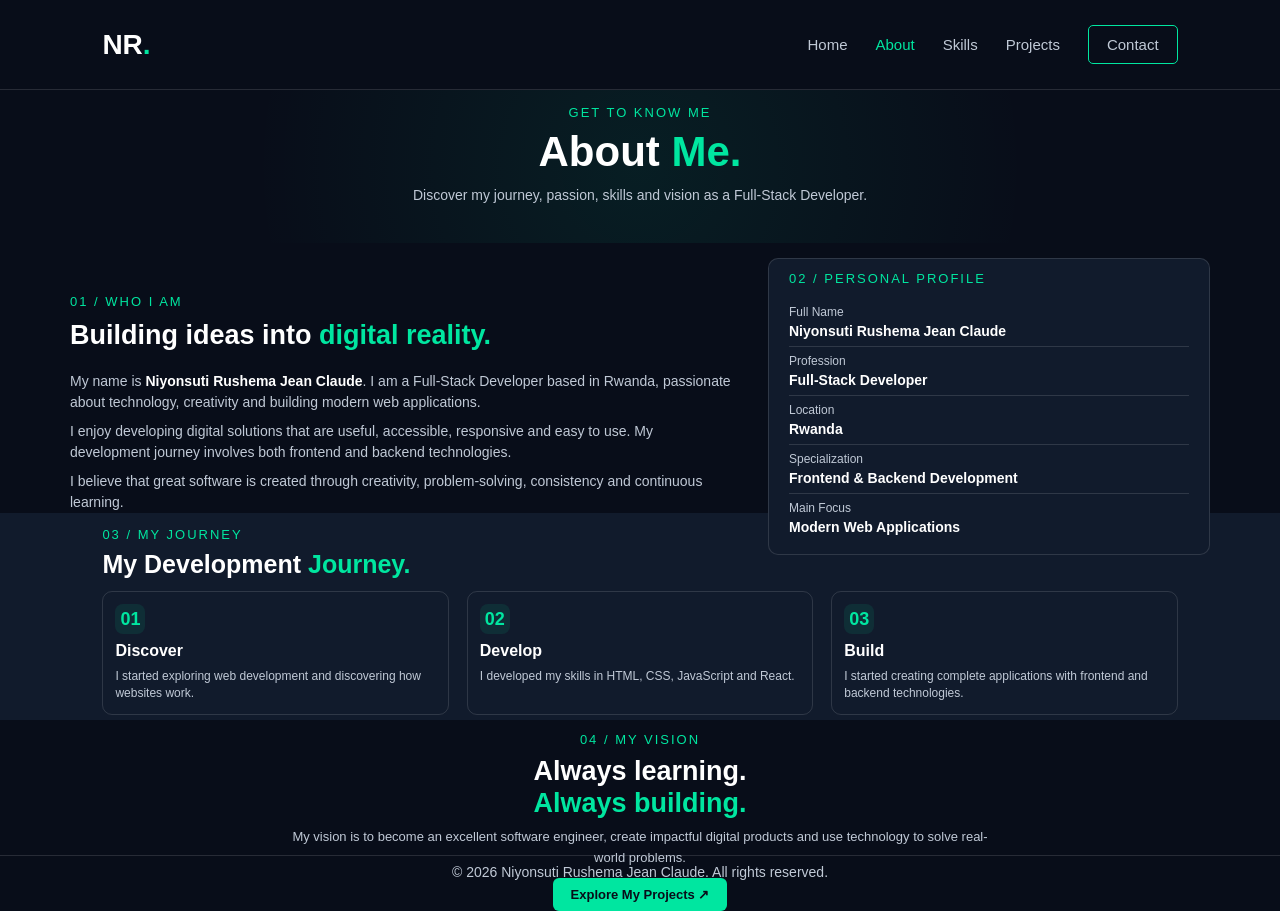
<file: About/index.html>
<!DOCTYPE html>
<html lang="en">
<head>
    <meta charset="UTF-8">
    <meta name="viewport" content="width=device-width, initial-scale=1.0">
    <title>About Me | NR Portfolio</title>
    <link rel="stylesheet" href="style.css">
</head>
<body>

    <header class="navbar">
        <a href="index.html" class="logo">NR<span>.</span></a>

        <nav>
            <a href="index.html">Home</a>
            <a href="about.html" class="active">About</a>
            <a href="index.html#skills">Skills</a>
            <a href="index.html#projects">Projects</a>
            <a href="index.html#contact" class="contact-link">Contact</a>
        </nav>
    </header>

    <main>

        <section class="about-hero">

            <p class="section-label">GET TO KNOW ME</p>

            <h1>About <span>Me.</span></h1>

            <p class="intro">
                Discover my journey, passion, skills and vision
                as a Full-Stack Developer.
            </p>

        </section>

        <section class="about-content">

            <div class="about-main">

                <div class="about-heading">
                    <span class="number">01 / WHO I AM</span>
                    <h2>Building ideas into <span>digital reality.</span></h2>
                </div>

                <p>
                    My name is <strong>Niyonsuti Rushema Jean Claude</strong>.
                    I am a Full-Stack Developer based in Rwanda,
                    passionate about technology, creativity and
                    building modern web applications.
                </p>

                <p>
                    I enjoy developing digital solutions that are
                    useful, accessible, responsive and easy to use.
                    My development journey involves both frontend
                    and backend technologies.
                </p>

                <p>
                    I believe that great software is created through
                    creativity, problem-solving, consistency and
                    continuous learning.
                </p>

            </div>

            <div class="about-details">

                <span class="number">02 / PERSONAL PROFILE</span>

                <div class="detail">
                    <span>Full Name</span>
                    <strong>Niyonsuti Rushema Jean Claude</strong>
                </div>

                <div class="detail">
                    <span>Profession</span>
                    <strong>Full-Stack Developer</strong>
                </div>

                <div class="detail">
                    <span>Location</span>
                    <strong>Rwanda</strong>
                </div>

                <div class="detail">
                    <span>Specialization</span>
                    <strong>Frontend & Backend Development</strong>
                </div>

                <div class="detail">
                    <span>Main Focus</span>
                    <strong>Modern Web Applications</strong>
                </div>

            </div>

        </section>

        <section class="journey">

            <span class="number">03 / MY JOURNEY</span>

            <h2>My Development <span>Journey.</span></h2>

            <div class="journey-grid">

                <article>
                    <span class="journey-icon">01</span>
                    <h3>Discover</h3>
                    <p>
                        I started exploring web development
                        and discovering how websites work.
                    </p>
                </article>

                <article>
                    <span class="journey-icon">02</span>
                    <h3>Develop</h3>
                    <p>
                        I developed my skills in HTML, CSS,
                        JavaScript and React.
                    </p>
                </article>

                <article>
                    <span class="journey-icon">03</span>
                    <h3>Build</h3>
                    <p>
                        I started creating complete applications
                        with frontend and backend technologies.
                    </p>
                </article>

            </div>

        </section>

        <section class="vision">

            <span class="number">04 / MY VISION</span>

            <h2>Always learning.<br><span>Always building.</span></h2>

            <p>
                My vision is to become an excellent software
                engineer, create impactful digital products
                and use technology to solve real-world problems.
            </p>

            <a href="index.html#projects" class="btn">
                Explore My Projects ↗
            </a>

        </section>

    </main>

    <footer>
        <p>© 2026 Niyonsuti Rushema Jean Claude. All rights reserved.</p>
    </footer>

</body>
</html>
</file>
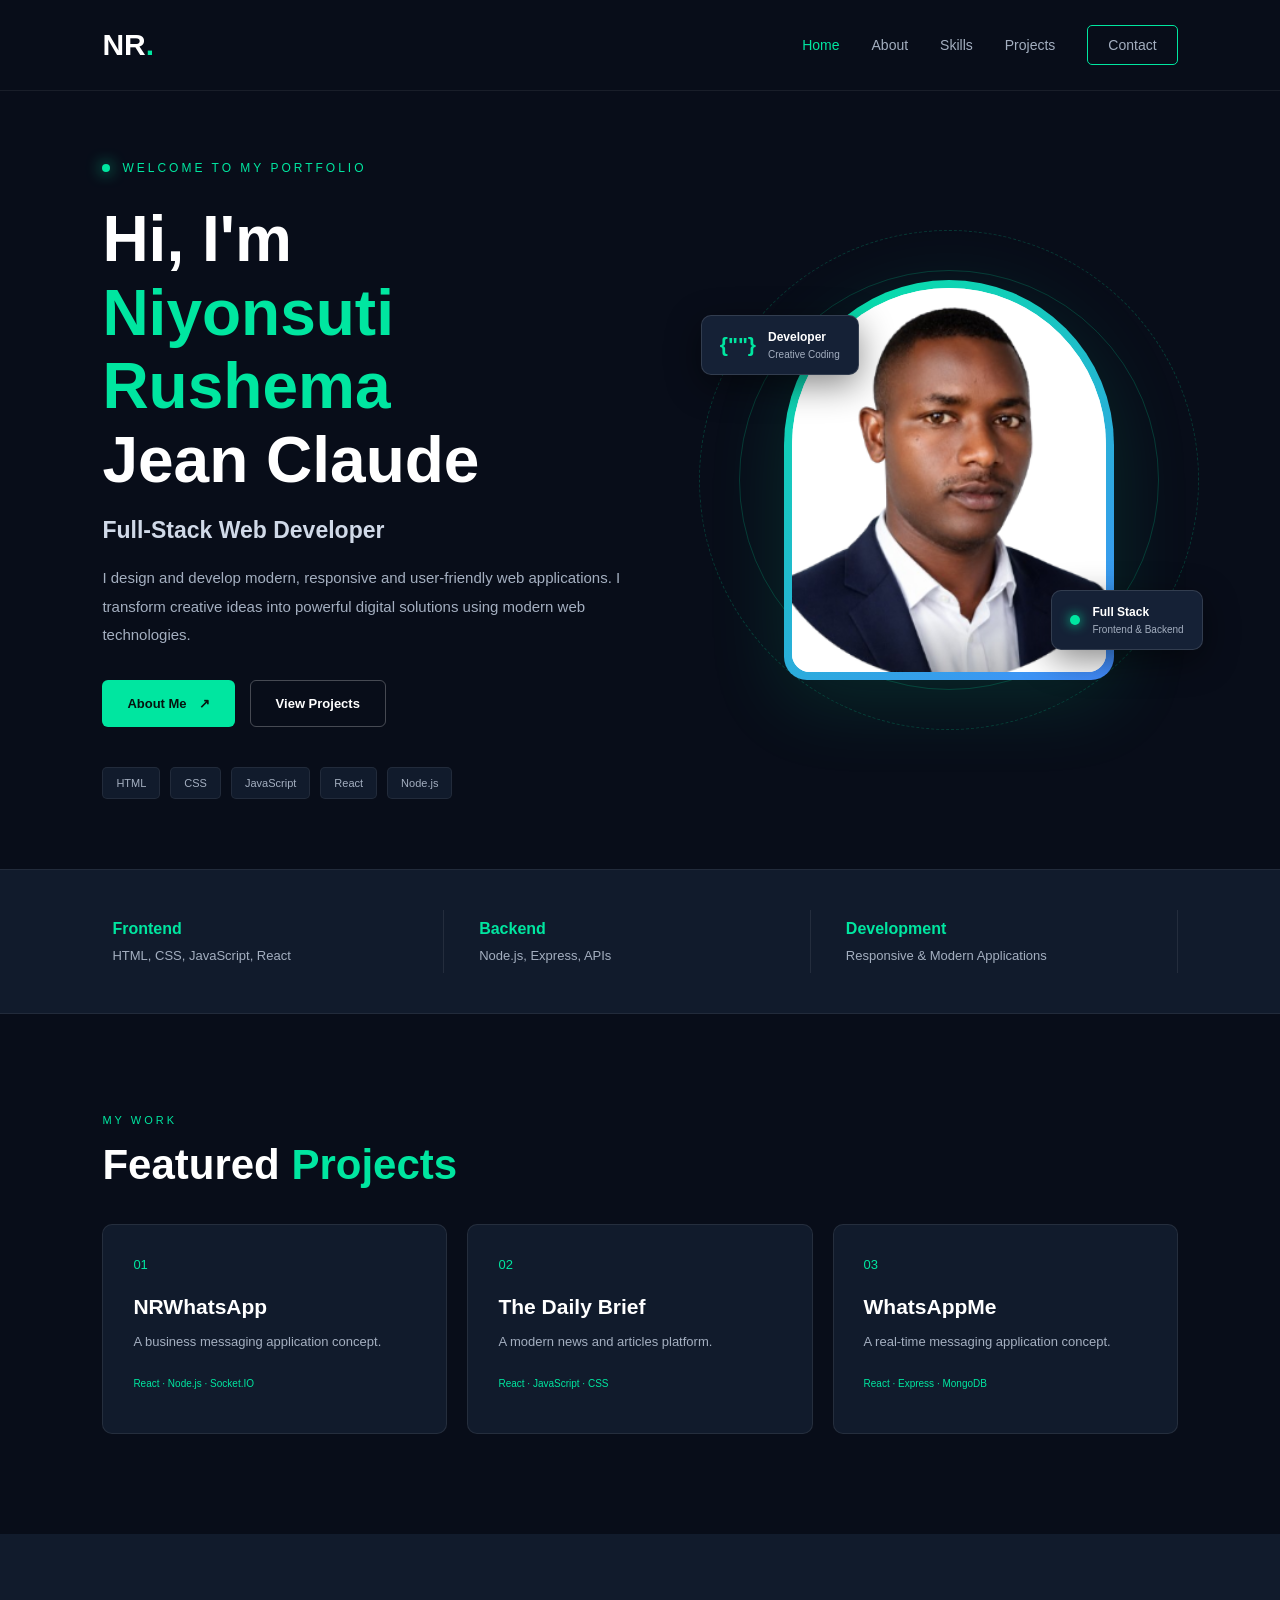
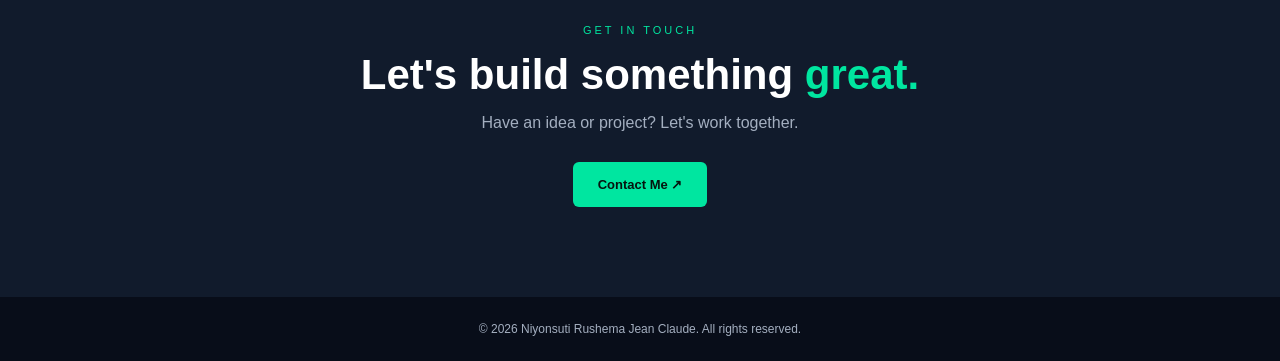
<file: Home/index.html>
<!DOCTYPE html>
<html lang="en">
<head>
    <meta charset="UTF-8">
    <meta name="viewport" content="width=device-width, initial-scale=1.0">
    <title>NR | Full Stack Developer</title>
    <link rel="stylesheet" href="style.css">
</head>
<body>

    <header class="navbar">
        <a href="index.html" class="logo">NR<span>.</span></a>

        <nav>
            <a href="index.html" class="active">Home</a>
            <a href="about.html">About</a>
            <a href="#skills">Skills</a>
            <a href="#projects">Projects</a>
            <a href="#contact" class="contact-link">Contact</a>
        </nav>
    </header>

    <main>
        <section class="hero">

            <div class="hero-text">

                <p class="welcome">
                    <span></span> WELCOME TO MY PORTFOLIO
                </p>

                <h1>
                    Hi, I'm
                    <span>Niyonsuti Rushema</span>
                    Jean Claude
                </h1>

                <h2>Full-Stack Web Developer</h2>

                <p class="description">
                    I design and develop modern, responsive and
                    user-friendly web applications. I transform
                    creative ideas into powerful digital solutions
                    using modern web technologies.
                </p>

                <div class="hero-buttons">
                    <a href="about.html" class="btn primary">
                        About Me <span>↗</span>
                    </a>

                    <a href="#projects" class="btn secondary">
                        View Projects
                    </a>
                </div>

                <div class="hero-skills">
                    <span>HTML</span>
                    <span>CSS</span>
                    <span>JavaScript</span>
                    <span>React</span>
                    <span>Node.js</span>
                </div>

            </div>

            <div class="hero-visual">

                <div class="circle circle-one"></div>
                <div class="circle circle-two"></div>

                <div class="profile-card">
                    <img
                        src="../image/wacu.png"
                        alt="Niyonsuti Rushema Jean Claude"
                    >
                </div>

                <div class="floating-card top-card">
                    <span class="icon">{"</>"}</span>
                    <div>
                        <strong>Developer</strong>
                        <small>Creative Coding</small>
                    </div>
                </div>

                <div class="floating-card bottom-card">
                    <span class="online"></span>
                    <div>
                        <strong>Full Stack</strong>
                        <small>Frontend & Backend</small>
                    </div>
                </div>

            </div>

        </section>

        <section class="quick-info" id="skills">
            <div>
                <h3>Frontend</h3>
                <p>HTML, CSS, JavaScript, React</p>
            </div>

            <div>
                <h3>Backend</h3>
                <p>Node.js, Express, APIs</p>
            </div>

            <div>
                <h3>Development</h3>
                <p>Responsive & Modern Applications</p>
            </div>
        </section>

        <section class="projects" id="projects">
            <p class="section-label">MY WORK</p>
            <h2>Featured <span>Projects</span></h2>

            <div class="project-grid">
                <article class="project-card">
                    <span>01</span>
                    <h3>NRWhatsApp</h3>
                    <p>A business messaging application concept.</p>
                    <small>React · Node.js · Socket.IO</small>
                </article>

                <article class="project-card">
                    <span>02</span>
                    <h3>The Daily Brief</h3>
                    <p>A modern news and articles platform.</p>
                    <small>React · JavaScript · CSS</small>
                </article>

                <article class="project-card">
                    <span>03</span>
                    <h3>WhatsAppMe</h3>
                    <p>A real-time messaging application concept.</p>
                    <small>React · Express · MongoDB</small>
                </article>
            </div>
        </section>

        <section class="contact" id="contact">
            <p class="section-label">GET IN TOUCH</p>
            <h2>Let's build something <span>great.</span></h2>
            <p>Have an idea or project? Let's work together.</p>
            <a href="mailto:YOUR_jniyonshutirushema@g" class="btn primary">
                Contact Me ↗
            </a>
        </section>

    </main>

    <footer>
        <p>© 2026 Niyonsuti Rushema Jean Claude. All rights reserved.</p>
    </footer>

</body>
</html>
</file>
<file: About/style.css>
* {
    margin: 0;
    padding: 0;
    box-sizing: border-box;
}

html {
    scroll-behavior: smooth;
}

:root {
    --green: #00e6a0;
    --dark: #080d19;
    --card: #111b2c;
    --muted: #c0c9d6;
}

body {
    background: var(--dark);
    color: white;
    font-family: Arial, sans-serif;
}

/* NAVBAR */

.navbar {
    padding: 15px 8%;
    display: flex;
    justify-content: space-between;
    align-items: center;
    border-bottom: 1px solid #ffffff20;
}

.logo {
    font-size: 28px;
    font-weight: bold;
    color: white;
    text-decoration: none;
}

.logo span {
    color: var(--green);
}

.navbar nav {
    display: flex;
    align-items: center;
    gap: 28px;
}

.navbar nav a {
    color: var(--muted);
    text-decoration: none;
    font-size: 15px;
    transition: .3s;
}

.navbar nav a:hover,
.navbar nav a.active {
    color: var(--green);
}

.navbar nav .contact-link {
    border: 1px solid var(--green);
    padding: 10px 18px;
    border-radius: 5px;
}

/* ABOUT HERO */

.about-hero {
    text-align: center;
    padding: 35px 20px 25px;
    background: radial-gradient(
        circle at center,
        #00e6a014,
        transparent 60%
    );
}

.section-label,
.number {
    color: var(--green);
    font-size: 13px;
    letter-spacing: 2px;
}

.about-hero h1 {
    font-size: clamp(40px, 5vw, 58px);
    margin: 12px 0;
}

.about-hero h1 span {
    color: var(--green);
}

.intro {
    color: var(--muted);
    font-size: 17px;
    line-height: 1.6;
}

/* ABOUT CONTENT */

.about-content {
    max-width: 1200px;
    margin: auto;
    padding: 30px 30px;
    display: grid;
    grid-template-columns: 1.2fr .8fr;
    gap: 40px;
    align-items: center;
}

.about-heading {
    margin-bottom: 18px;
}

.about-heading h2 {
    font-size: 32px;
    line-height: 1.3;
    margin-top: 12px;
}

.about-heading h2 span {
    color: var(--green);
}

.about-main p {
    color: var(--muted);
    font-size: 16px;
    line-height: 1.65;
    margin-bottom: 12px;
}

.about-main p strong {
    color: white;
}

/* PERSONAL DETAILS */

.about-details {
    background: var(--card);
    padding: 22px 25px;
    border: 1px solid #ffffff20;
    border-radius: 10px;
}

.about-details .number {
    display: block;
    margin-bottom: 12px;
}

.detail {
    padding: 11px 0;
    border-bottom: 1px solid #ffffff20;
    display: flex;
    flex-direction: column;
    gap: 6px;
}

.detail:last-child {
    border-bottom: none;
}

.detail span {
    color: var(--muted);
    font-size: 14px;
}

.detail strong {
    font-size: 16px;
    font-weight: 600;
}

/* JOURNEY */

.journey {
    padding: 30px 8%;
    background: var(--card);
}

.journey h2 {
    font-size: 32px;
    margin: 10px 0 22px;
}

.journey h2 span {
    color: var(--green);
}

.journey-grid {
    display: grid;
    grid-template-columns: repeat(3, 1fr);
    gap: 18px;
}

.journey-grid article {
    padding: 18px 22px;
    border: 1px solid #ffffff20;
    border-radius: 10px;
    transition: .3s;
}

.journey-grid article:hover {
    transform: translateY(-5px);
    border-color: var(--green);
}

.journey-icon {
    width: 38px;
    height: 38px;
    display: grid;
    place-items: center;
    color: var(--green);
    background: #00e6a018;
    border-radius: 8px;
    font-weight: bold;
    font-size: 18px;
}

.journey-grid h3 {
    font-size: 19px;
    margin: 13px 0 8px;
}

.journey-grid p {
    color: var(--muted);
    font-size: 15px;
    line-height: 1.6;
}

/* VISION */

.vision {
    padding: 35px 20px;
    text-align: center;
}

.vision h2 {
    font-size: clamp(32px, 4vw, 45px);
    line-height: 1.2;
    margin: 12px 0;
}

.vision h2 span {
    color: var(--green);
}

.vision p {
    max-width: 700px;
    margin: 0 auto 18px;
    color: var(--muted);
    font-size: 16px;
    line-height: 1.6;
}

.btn {
    display: inline-block;
    padding: 12px 24px;
    background: var(--green);
    color: var(--dark);
    border-radius: 6px;
    text-decoration: none;
    font-size: 15px;
    font-weight: bold;
    transition: .3s;
}

.btn:hover {
    transform: translateY(-4px);
    box-shadow: 0 10px 25px #00e6a033;
}

/* FOOTER */

footer {
    padding: 12px;
    text-align: center;
    color: var(--muted);
    font-size: 14px;
    border-top: 1px solid #ffffff20;
}

/* RESPONSIVE */

@media(max-width: 850px) {

    .about-content {
        grid-template-columns: 1fr;
        gap: 25px;
    }

    .journey-grid {
        grid-template-columns: 1fr;
    }
}

@media(max-width: 600px) {

    .navbar {
        padding: 18px 5%;
        flex-wrap: wrap;
        gap: 15px;
    }

    .navbar nav {
        width: 100%;
        justify-content: center;
        gap: 15px;
        flex-wrap: wrap;
    }

    .navbar nav a {
        font-size: 13px;
    }

    .about-hero {
        padding: 45px 15px 25px;
    }

    .intro {
        font-size: 15px;
    }

    .about-content {
        padding: 30px 5%;
    }

    .about-heading h2 {
        font-size: 28px;
    }

    .about-main p {
        font-size: 15px;
    }

    .about-details {
        padding: 20px;
    }

    .journey {
        padding: 30px 5%;
    }

    .journey h2 {
        font-size: 28px;
    }

    .vision {
        padding: 35px 15px;
    }
}


/* ONE SCREEN - NO SCROLLING */


body {
    width: 100%;
    height: 100%;
    overflow: hidden;
}

body {
    min-height: 100vh;
}

.navbar {
    height: 10vh;
    padding: 10px 8%;
}

.about-hero {
    height: 17vh;
    padding: 15px 20px;
}

.about-hero h1 {
    font-size: 42px;
    margin: 8px 0;
}

.intro {
    font-size: 14px;
}

.about-content {
    height: 30vh;
    padding: 15px 30px;
    gap: 35px;
}

.about-heading h2 {
    font-size: 27px;
    margin-top: 8px;
}

.about-main p {
    font-size: 14px;
    line-height: 1.5;
    margin-bottom: 8px;
}

.about-details {
    padding: 12px 20px;
}

.detail {
    padding: 7px 0;
    gap: 4px;
}

.detail span {
    font-size: 12px;
}

.detail strong {
    font-size: 14px;
}

.journey {
    height: 23vh;
    padding: 12px 8%;
}

.journey h2 {
    font-size: 25px;
    margin: 7px 0 12px;
}

.journey-grid article {
    padding: 12px;
}

.journey-grid h3 {
    font-size: 16px;
    margin: 8px 0;
}

.journey-grid p {
    font-size: 12px;
    line-height: 1.4;
}

.journey-icon {
    width: 30px;
    height: 30px;
}

.vision {
    height: 15vh;
    padding: 10px 20px;
}

.vision h2 {
    font-size: 27px;
    margin: 7px 0;
}

.vision p {
    font-size: 13px;
    margin-bottom: 10px;
}

.btn {
    padding: 9px 18px;
    font-size: 13px;
}

footer {
    height: 5vh;
    padding: 8px;
}
</file>
<file: Home/style.css>
* {
    margin: 0;
    padding: 0;
    box-sizing: border-box;
}

html {
    scroll-behavior: smooth;
}

body {
    background: #080d19;
    color: #ffffff;
    font-family: Arial, sans-serif;
}

:root {
    --green: #00e6a0;
    --dark: #080d19;
    --card: #111b2c;
    --muted: #a4afc0;
}

/* NAVBAR */

.navbar {
    width: 100%;
    padding: 25px 8%;
    display: flex;
    justify-content: space-between;
    align-items: center;
    border-bottom: 1px solid #ffffff12;
}

.logo {
    font-size: 30px;
    font-weight: bold;
    color: white;
    text-decoration: none;
}

.logo span {
    color: var(--green);
}

.navbar nav {
    display: flex;
    align-items: center;
    gap: 32px;
}

.navbar nav a {
    color: var(--muted);
    text-decoration: none;
    font-size: 14px;
    transition: .3s;
}

.navbar nav a:hover,
.navbar nav a.active {
    color: var(--green);
}

.navbar nav .contact-link {
    border: 1px solid var(--green);
    padding: 11px 20px;
    border-radius: 5px;
}

/* HERO */

.hero {
    min-height: 680px;
    padding: 70px 8%;
    display: grid;
    grid-template-columns: 1.1fr .9fr;
    align-items: center;
    gap: 60px;
    overflow: hidden;
}

.hero-text {
    max-width: 650px;
}

.welcome {
    color: var(--green);
    font-size: 12px;
    letter-spacing: 3px;
    display: flex;
    align-items: center;
    gap: 12px;
    margin-bottom: 28px;
}

.welcome span {
    width: 8px;
    height: 8px;
    border-radius: 50%;
    background: var(--green);
    box-shadow: 0 0 15px var(--green);
}

.hero h1 {
    font-size: clamp(38px, 5vw, 67px);
    line-height: 1.15;
    margin-bottom: 20px;
}

.hero h1 span {
    display: block;
    color: var(--green);
}

.hero h2 {
    font-size: 23px;
    color: #d0d9e8;
    margin-bottom: 20px;
}

.description {
    color: var(--muted);
    line-height: 1.9;
    font-size: 15px;
    max-width: 520px;
}

/* BUTTONS */

.hero-buttons {
    display: flex;
    gap: 15px;
    margin-top: 30px;
    flex-wrap: wrap;
}

.btn {
    display: inline-flex;
    align-items: center;
    justify-content: center;
    gap: 12px;
    padding: 15px 25px;
    border-radius: 6px;
    font-size: 13px;
    font-weight: bold;
    text-decoration: none;
    transition: .3s;
}

.primary {
    background: var(--green);
    color: #06140f;
}

.secondary {
    color: white;
    border: 1px solid #ffffff40;
}

.btn:hover {
    transform: translateY(-5px);
    box-shadow: 0 10px 25px #00e6a033;
}

/* TECHNOLOGY TAGS */

.hero-skills {
    display: flex;
    flex-wrap: wrap;
    gap: 10px;
    margin-top: 40px;
}

.hero-skills span {
    padding: 9px 13px;
    background: #111b2c;
    color: var(--muted);
    border: 1px solid #ffffff12;
    border-radius: 5px;
    font-size: 11px;
}

/* PROFILE IMAGE */

.hero-visual {
    height: 460px;
    position: relative;
    display: grid;
    place-items: center;
}

.profile-card {
    position: relative;
    z-index: 2;
    width: 330px;
    height: 400px;
    padding: 8px;
    background: linear-gradient(
        145deg,
        var(--green),
        #448bff
    );
    border-radius: 180px 180px 25px 25px;
    box-shadow: 0 20px 80px #00e6a022;
}

.profile-card img {
    width: 100%;
    height: 100%;
    object-fit: cover;
    object-position: center top;
    border-radius: 175px 175px 20px 20px;
    background: white;
}

.circle {
    position: absolute;
    border-radius: 50%;
    border: 1px solid #00e6a033;
}

.circle-one {
    width: 420px;
    height: 420px;
}

.circle-two {
    width: 500px;
    height: 500px;
    border-style: dashed;
}

.floating-card {
    position: absolute;
    z-index: 3;
    display: flex;
    align-items: center;
    gap: 12px;
    padding: 14px 18px;
    background: #152136;
    border: 1px solid #ffffff20;
    border-radius: 10px;
    box-shadow: 0 10px 35px #0007;
}

.top-card {
    top: 65px;
    left: -20px;
}

.bottom-card {
    bottom: 60px;
    right: -25px;
}

.icon {
    color: var(--green);
    font-size: 21px;
    font-weight: bold;
}

.floating-card strong,
.floating-card small {
    display: block;
}

.floating-card strong {
    font-size: 12px;
}

.floating-card small {
    font-size: 10px;
    color: var(--muted);
    margin-top: 5px;
}

.online {
    width: 10px;
    height: 10px;
    background: var(--green);
    border-radius: 50%;
    box-shadow: 0 0 12px var(--green);
}

/* QUICK INFO */

.quick-info {
    padding: 40px 8%;
    display: grid;
    grid-template-columns: repeat(3, 1fr);
    background: var(--card);
    border-block: 1px solid #ffffff12;
    gap: 25px;
}

.quick-info div {
    padding: 10px;
    border-right: 1px solid #ffffff15;
}

.quick-info h3 {
    color: var(--green);
    font-size: 16px;
    margin-bottom: 10px;
}

.quick-info p {
    color: var(--muted);
    font-size: 13px;
}

/* PROJECTS */

.projects {
    padding: 100px 8%;
}

.section-label {
    color: var(--green);
    letter-spacing: 3px;
    font-size: 11px;
    margin-bottom: 15px;
}

.projects h2,
.contact h2 {
    font-size: 42px;
    margin-bottom: 35px;
}

.projects h2 span,
.contact h2 span {
    color: var(--green);
}

.project-grid {
    display: grid;
    grid-template-columns: repeat(3, 1fr);
    gap: 20px;
}

.project-card {
    padding: 30px;
    min-height: 210px;
    background: var(--card);
    border: 1px solid #ffffff15;
    border-radius: 10px;
    transition: .3s;
}

.project-card:hover {
    transform: translateY(-8px);
    border-color: var(--green);
}

.project-card > span {
    color: var(--green);
    font-size: 13px;
}

.project-card h3 {
    margin: 22px 0 12px;
    font-size: 21px;
}

.project-card p {
    color: var(--muted);
    font-size: 13px;
    line-height: 1.7;
    margin-bottom: 20px;
}

.project-card small {
    color: var(--green);
    font-size: 10px;
}

/* CONTACT */

.contact {
    text-align: center;
    padding: 90px 20px;
    background: var(--card);
}

.contact h2 {
    margin-bottom: 15px;
}

.contact > p:not(.section-label) {
    color: var(--muted);
    margin-bottom: 30px;
}

/* FOOTER */

footer {
    padding: 25px;
    text-align: center;
    color: var(--muted);
    font-size: 12px;
}

/* RESPONSIVE */

@media(max-width: 900px) {

    .hero {
        grid-template-columns: 1fr;
        text-align: center;
    }

    .hero-text {
        margin: auto;
    }

    .welcome,
    .hero-buttons,
    .hero-skills {
        justify-content: center;
    }

    .description {
        margin: auto;
    }

    .hero-visual {
        grid-row: 1;
    }

    .project-grid {
        grid-template-columns: 1fr 1fr;
    }
}

@media(max-width: 600px) {

    .navbar {
        padding: 20px 5%;
        flex-wrap: wrap;
        gap: 20px;
    }

    .navbar nav {
        width: 100%;
        justify-content: space-between;
        gap: 10px;
        flex-wrap: wrap;
    }

    .navbar nav a {
        font-size: 11px;
    }

    .hero {
        padding: 50px 5%;
    }

    .hero h1 {
        font-size: 38px;
    }

    .hero-visual {
        height: 350px;
    }

    .profile-card {
        width: 250px;
        height: 310px;
    }

    .circle-one {
        width: 300px;
        height: 300px;
    }

    .circle-two {
        width: 340px;
        height: 340px;
    }

    .top-card {
        left: -5px;
        top: 25px;
    }

    .bottom-card {
        right: -5px;
        bottom: 25px;
    }

    .quick-info,
    .project-grid {
        grid-template-columns: 1fr;
    }

    .quick-info {
        padding: 30px 8%;
    }

    .quick-info div {
        border-right: none;
        border-bottom: 1px solid #ffffff15;
        padding-bottom: 20px;
    }

    .projects {
        padding: 70px 5%;
    }

    .projects h2,
    .contact h2 {
        font-size: 32px;
    }
}
</file>
